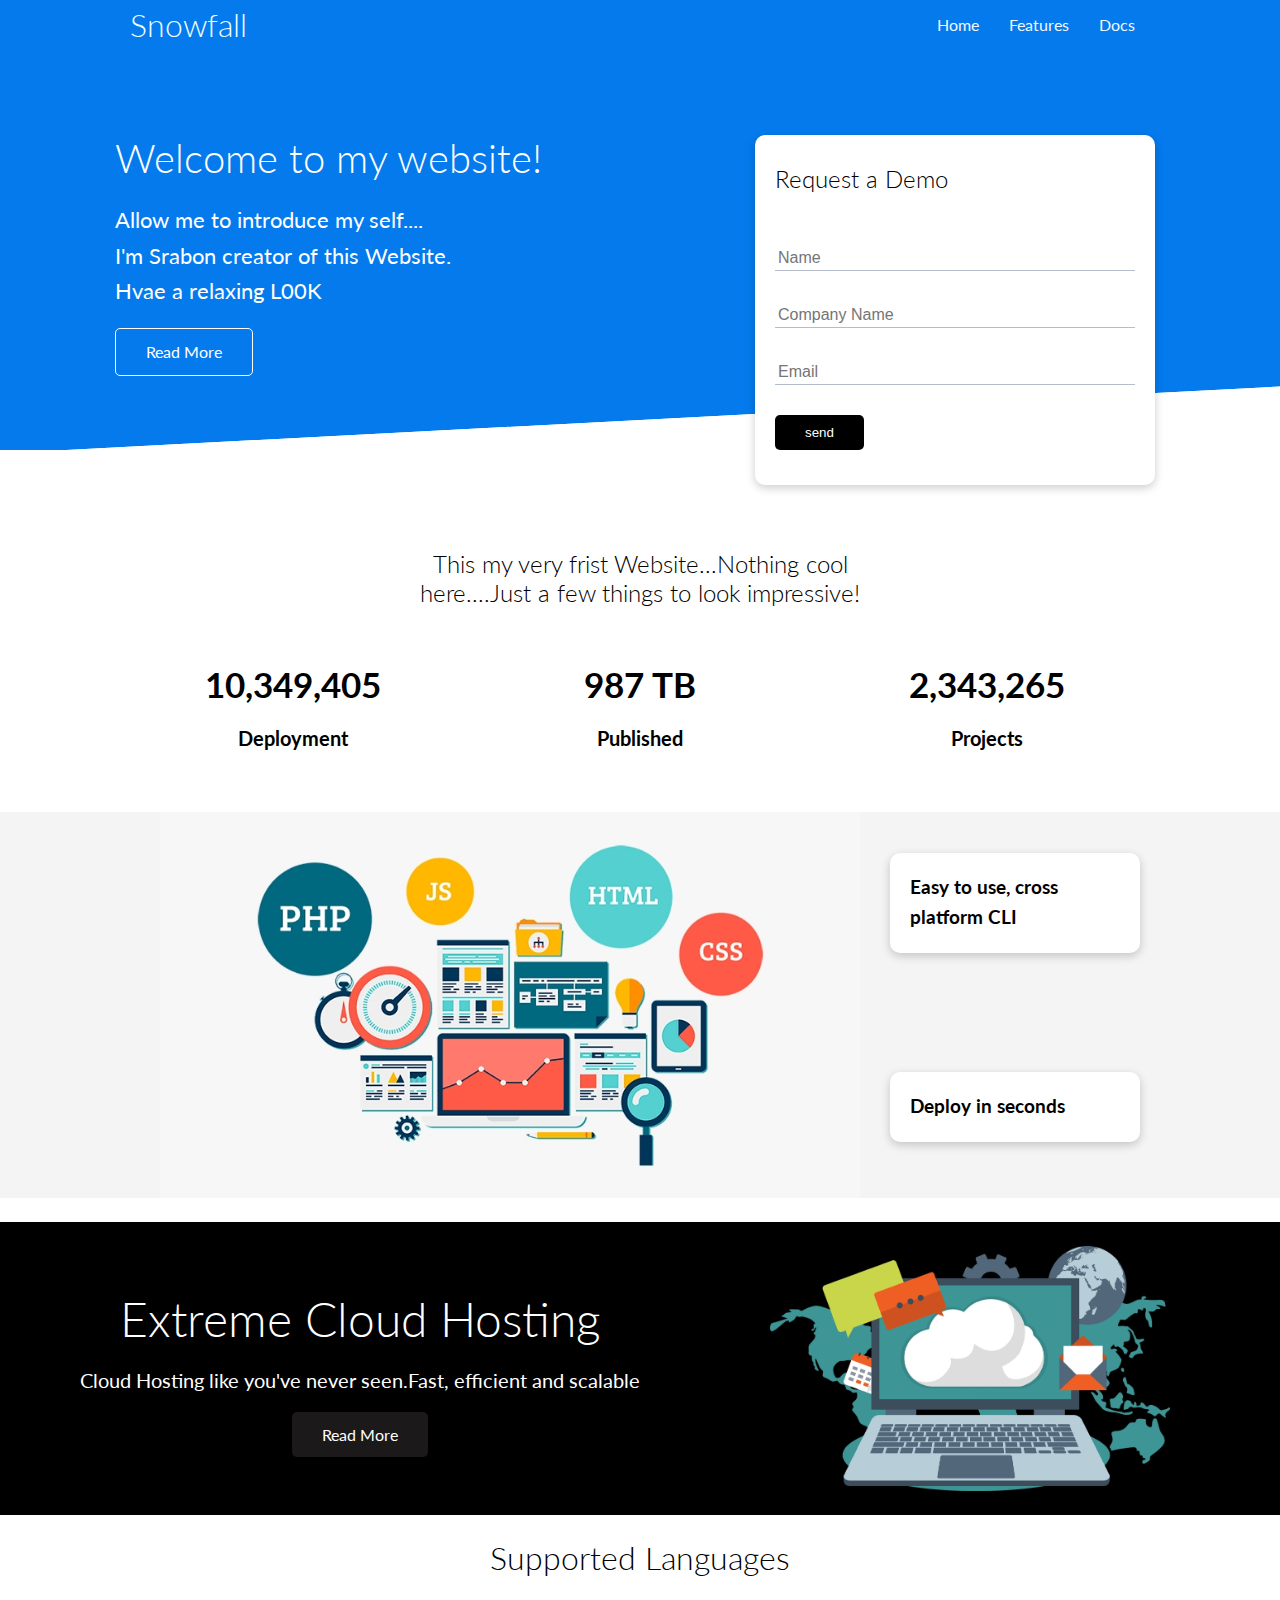
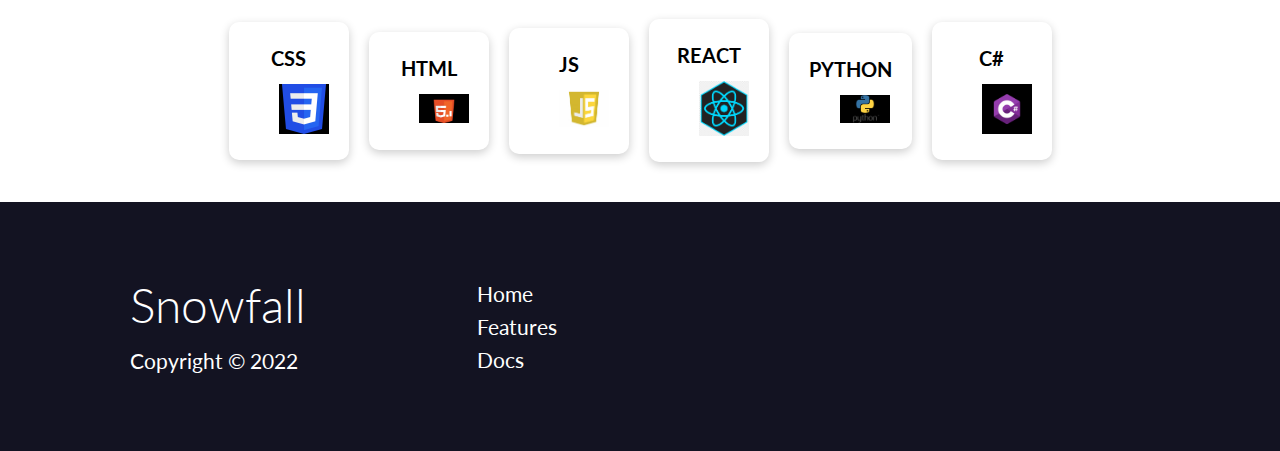
<file: index.html>
<!DOCTYPE html>
<html lang="en">
<head>
    <meta charset="UTF-8">
    <meta http-equiv="X-UA-Compatible" content="IE=edge">
    <meta name="viewport" content="width=device-width, initial-scale=1.0">
    <link rel="stylesheet" href="https://cdnjs.cloudflare.com/ajax/libs/font-awesome/6.1.1/css/all.min.css" integrity="sha512-KfkfwYDsLkIlwQp6LFnl8zNdLGxu9YAA1QvwINks4PhcElQSvqcyVLLD9aMhXd13uQjoXtEKNosOWaZqXgel0g==" crossorigin="anonymous" referrerpolicy="no-referrer" />
    <link rel="stylesheet" href="style.css/utilities.css">
    <link rel="stylesheet" href="style.css/st.css">
    <title>Snowfall | free for every one</title>
</head>
<body>
    <!-- Navbar -->
    <div class="navbar">
        <div class="container flex">
            <h1 class="logo">Snowfall</h1>
            <nav>
                <ul>
                    <li><a href="index.html">Home</a></li>
                    <li><a href="features.html">Features</a></li>
                    <li><a href="docs.html">Docs</a></li>
                </ul>
            </nav>
        </div>
    </div>

    <!-- Showcase -->
    <section class="showcase">
        <div class="container grid">
            <div class="showcase-text">
                <h1>Welcome to my website!</h1>
                <p class="prag">Allow me to introduce my self.... <br> I'm Srabon creator of this Website. <br> Hvae a relaxing L00K</p>
                <a href="features.html" class="btn btn-outline">Read More</a>
            </div>

            <div class="showcase-form card">
                <h2>Request a Demo</h2>
              <form name="contact" method="POST" netlify-honeypot="bot-field" data-netlify="true">
                <input type="hidden" name="form-name" value="contact">
                <p class="hidden">
                    <label>
                      Don’t fill this out if you’re human: <input name="bot-field" />
                    </label>
                  </p>
                <div class="form-control">
                    <input type="text" name="name" placeholder="Name" required>
                </div>
                <div class="form-control">
                    <input type="text" name="Company" placeholder="Company Name" required>
                </div>
                <div class="form-control">
                    <input type="email" name="email" placeholder="Email" required>
                </div>
                <input type="submit" value="send" class="btn btn-primary">
              </form>
            </div>

        </div>
    </section>
    <!-- stats -->
    <section class="stats">
        <div class="container">
            <h2 class="stats-heading text-center my-1">
                This my very frist Website...Nothing cool here....Just a few things to look impressive!
            </h2>

            <div class="grid grid-3 text-center my-4">
                <div>
                    <i class="fas fa-server fa-3x"></i>
                    <h3>10,349,405</h3>
                    <p class="text-secondary">Deployment</p>
                </div>
                <div><i class="fas fa-upload fa-3x"></i>
                    <h3>987 TB</h3>
                    <p class="text-secondary">Published</p>
                </div>
                <div>
                    <i class="fas fa-project-diagram fa-3x"></i>
                    <h3>2,343,265</h3>
                    <p class="text-secondary">Projects</p>
                </div>
            </div>
        </div>
    </section>

<!-- cli -->
<section class="cli">
    <div class="container grid">
        <img src="img/pjhc trnsp.jpg" class="immg">
        <div class="card">
            <h3>Easy to use, cross platform CLI</h3>
        </div>
        <div class="card">
            <h3>Deploy in seconds</h3>
        </div>
    </div>
</section>

<!-- cloud -->

<section class="cloud bg-primary my-2 py-2">
    <div class="conatiner grid">
        <div class="text-center">
            <h2 class="lg">Extreme Cloud Hosting</h2>
            <p class="lead my-1">Cloud Hosting like you've never seen.Fast, efficient and scalable</p>
            <a href="features.html" class="btn btn-dark">Read More</a>
        </div>
        <img src="img/trnsp Laptop.jpg" alt="">
    </div>
</section>

<!-- Languages -->
<section class="languages">
    <h2 class="md text-center my-2">
        Supported Languages
    </h2>
    <div class="container flex">
        <div class="card">
            <h4>CSS</h4>
            <img src="logo/css.jpg" alt="">
        </div>
        <div class="card">
            <h4>HTML</h4>
            <img src="logo/html.jpg" alt="">
        </div>
        <div class="card">
            <h4>JS</h4>
            <img src="logo/js.jpg" alt="">
        </div>
        <div class="card">
            <h4>REACT</h4>
            <img src="logo/react.jpg" alt="">
        </div>
        <div class="card">
            <h4>PYTHON</h4>
            <img src="logo/python.jpg" alt="">
        </div>
        <div class="card">
            <h4>C#</h4>
            <img src="logo/c.jpg" alt="">
        </div>
    </div>
</section>

<!-- Footer -->
<footer class="footer bg-dark py-5">
    <div class="container grid grid-3">
        <div>
            <h1 class="lg">Snowfall</h1>
            <p class="mdn">Copyright &copy; 2022</p>
        </div>
        <nav>
            <ul>
                <li class="mdn"><a href="index.html"></a>Home</li>
                <li class="mdn"><a href="features.html"></a>Features</li>
                <li class="mdn"><a href="docs.html"></a>Docs</li>
            </ul>
        </nav>
        <div class="social">
            <a href="#"><i class="fab fa-github fa-3x"></i></a>
            <a href="#"><i class="fab fa-facebook fa-3x"></i></a>
            <a href="#"><i class="fab fa-instagram fa-3x"></i></a>
            <a href="#"><i class="fab fa-twitter fa-3x"></i></a>
        </div>
    </div>
</footer>

</body>
</html>
</file>
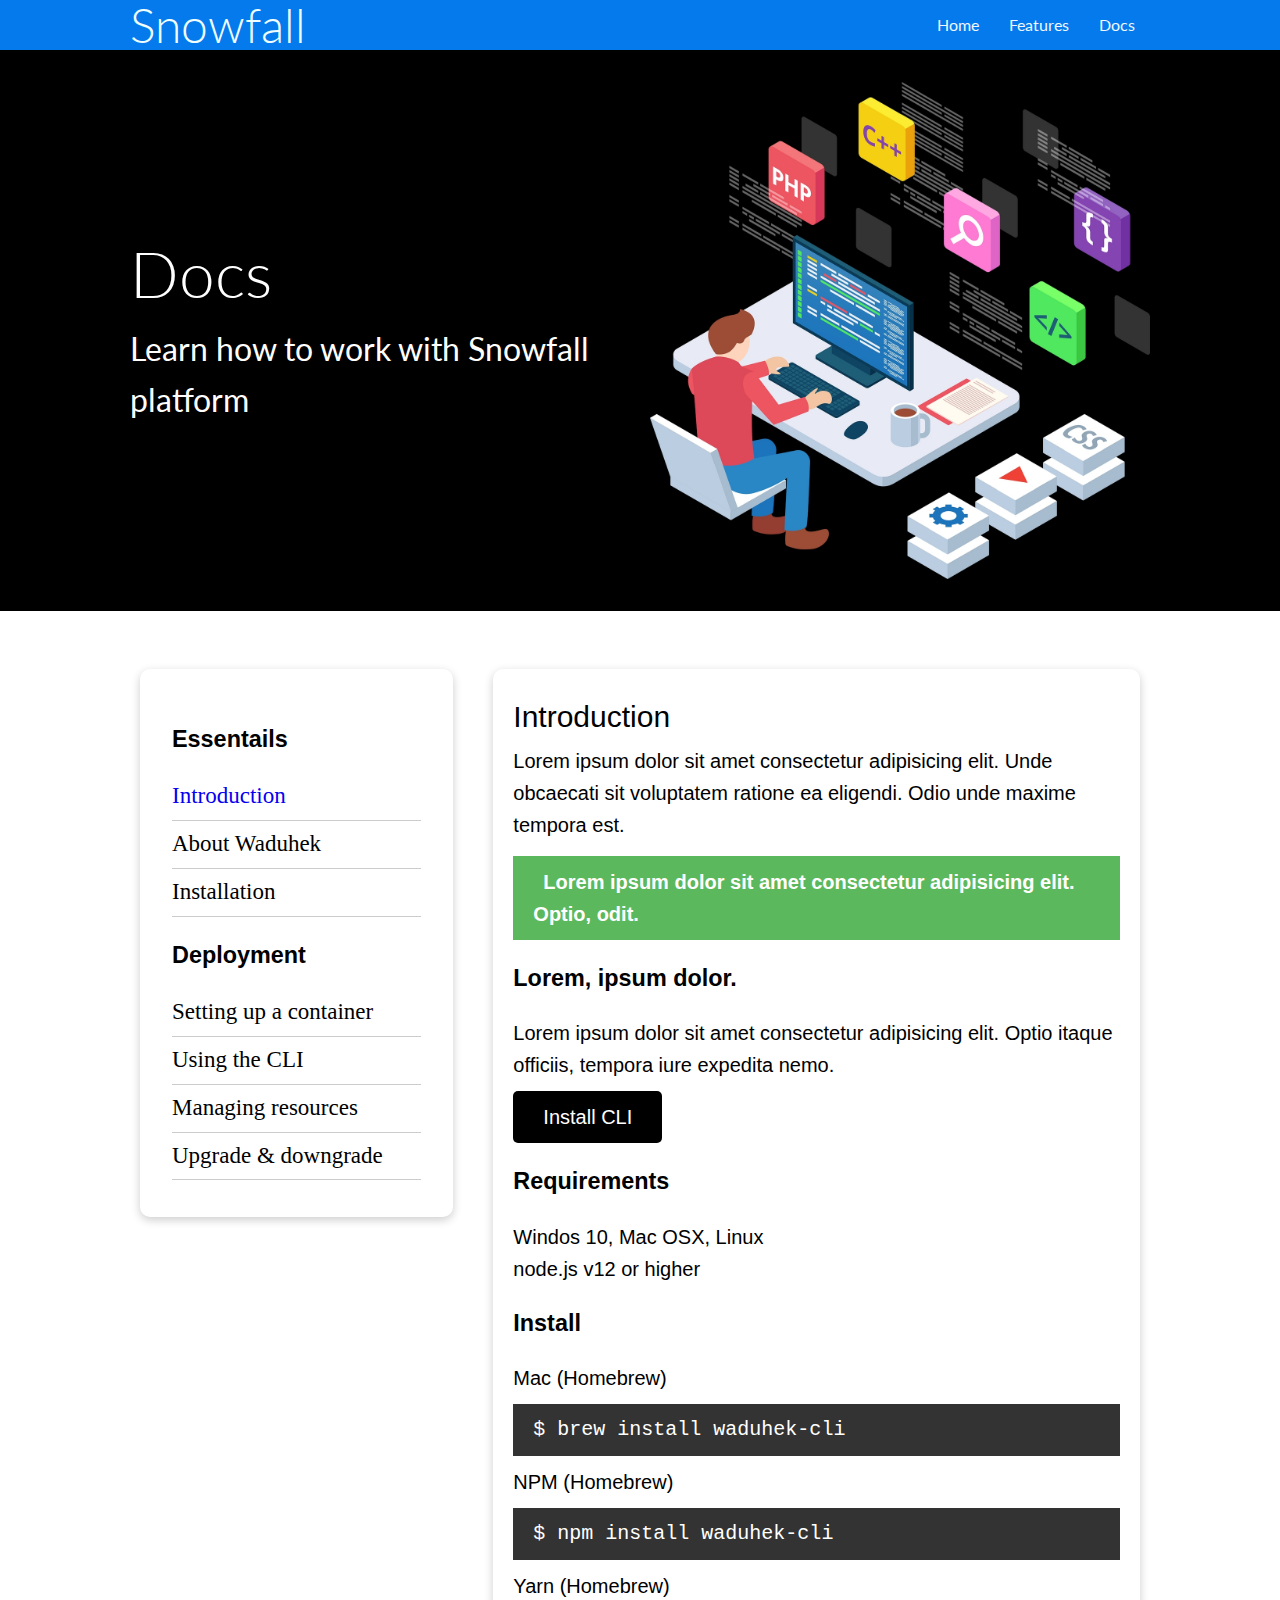
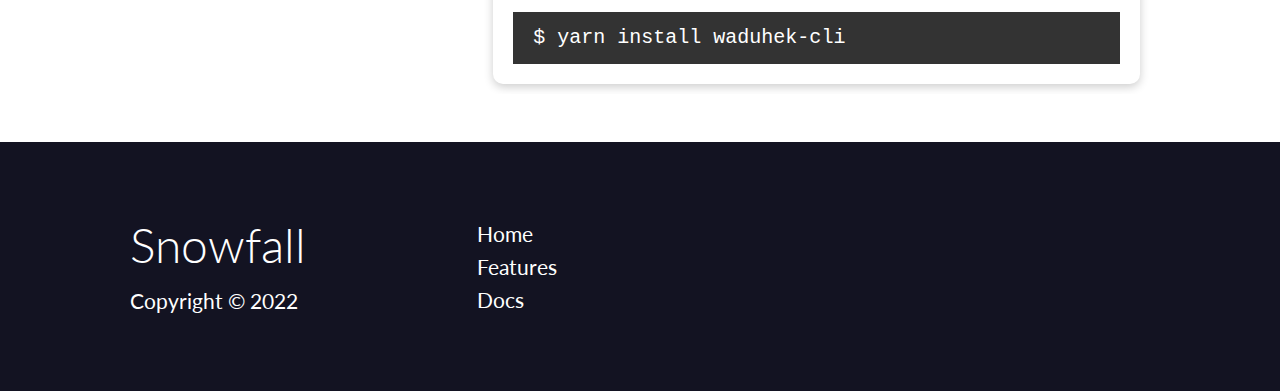
<file: docs.html>
<!DOCTYPE html>
<html lang="en">
<head>
    <meta charset="UTF-8">
    <meta http-equiv="X-UA-Compatible" content="IE=edge">
    <meta name="viewport" content="width=device-width, initial-scale=1.0">
    <link rel="stylesheet" href="https://cdnjs.cloudflare.com/ajax/libs/font-awesome/6.1.1/css/all.min.css" integrity="sha512-KfkfwYDsLkIlwQp6LFnl8zNdLGxu9YAA1QvwINks4PhcElQSvqcyVLLD9aMhXd13uQjoXtEKNosOWaZqXgel0g==" crossorigin="anonymous" referrerpolicy="no-referrer" />
    <link rel="stylesheet" href="style.css/utilities.css">
    <link rel="stylesheet" href="style.css/st.css">
    <title>Snowfall | free for every one</title>
</head>
<body>
    <!-- Navbar -->
    <div class="navbar">
        <div class="container flex">
            <h1 class="lg">Snowfall</h1>
            <nav>
                <ul>
                    <li><a href="index.html">Home</a></li>
                    <li><a href="features.html">Features</a></li>
                    <li><a href="docs.html">Docs</a></li>
                </ul>
            </nav>
        </div>
    </div>

    <!-- head -->
    <section class="docs-head bg-etc py-3">
        <div class="container grid">
            <div>
                <h1 class="xl">Docs</h1>
                <p class="md">
                    Learn how to work with Snowfall platform

                </p>
            </div>
            <img src="img/src php trnsp.jpg" class="ww">
        </div>
    </section>

<!-- Docs main -->
<section class="docs-main my-4">
    <div class="container grid">
        <div class="card bg-light p-3">
            <h3 class="my-2">Essentails</h3>
            <nav>
                <ul>
                    <li><a class="text-primary" href="#">Introduction</a></li>
                    <li><a href="#">About Waduhek</a></li>
                    <li><a href="#">Installation</a></li>
                </ul>
            </nav>

            <h3 class="my-2">Deployment</h3>
            <nav>
                <ul>
                    <li><a href="#">Setting up a container</a></li>
                    <li><a href="#">Using the CLI</a></li>
                    <li><a href="#">Managing resources</a></li>
                    <li><a href="#">Upgrade & downgrade</a></li>
                </ul>
            </nav>
        </div>
        <div class="card">
            <h2>Introduction</h2>
            <p>Lorem ipsum dolor sit amet consectetur adipisicing elit. Unde obcaecati sit voluptatem ratione ea eligendi. Odio unde maxime tempora est.</p>

            <div class="alert alert-success">
                <i class="fas fa-info"></i> Lorem ipsum dolor sit amet consectetur adipisicing elit. Optio, odit.
            </div>

            <h3>Lorem, ipsum dolor.</h3>
            <p>Lorem ipsum dolor sit amet consectetur adipisicing elit. Optio itaque officiis, tempora iure expedita nemo.</p>
            <a href="#" class="btn btn-primary">Install CLI</a>

            <h3>Requirements</h3>
            <ul>
                <li>Windos 10, Mac OSX, Linux</li>
                <li>node.js v12 or higher</li>
            </ul>

            <h3>Install</h3>
            <p>Mac (Homebrew)</p>
            <pre><code>$ brew install waduhek-cli</code></pre>
            <p>NPM (Homebrew)</p>
            <pre><code>$ npm install waduhek-cli</code></pre>
            <p>Yarn (Homebrew)</p>
            <pre><code>$ yarn install waduhek-cli</code></pre>

        </div>
    </div>
</section>

<!-- Footer -->
<footer class="footer bg-dark py-5">
    <div class="container grid grid-3">
        <div>
            <h1 class="lg">Snowfall</h1>
            <p class="mdn">Copyright &copy; 2022</p>
        </div>
        <nav>
            <ul>
                <li class="mdn"><a href="index.html"></a>Home</li>
                <li class="mdn"><a href="features.html"></a>Features</li>
                <li class="mdn"><a href="docs.html"></a>Docs</li>
            </ul>
        </nav>
        <div class="social">
            <a href="#"><i class="fab fa-github fa-3x"></i></a>
            <a href="#"><i class="fab fa-facebook fa-3x"></i></a>
            <a href="#"><i class="fab fa-instagram fa-3x"></i></a>
            <a href="#"><i class="fab fa-twitter fa-3x"></i></a>
        </div>
    </div>
</footer>

</body>
</html>
</file>
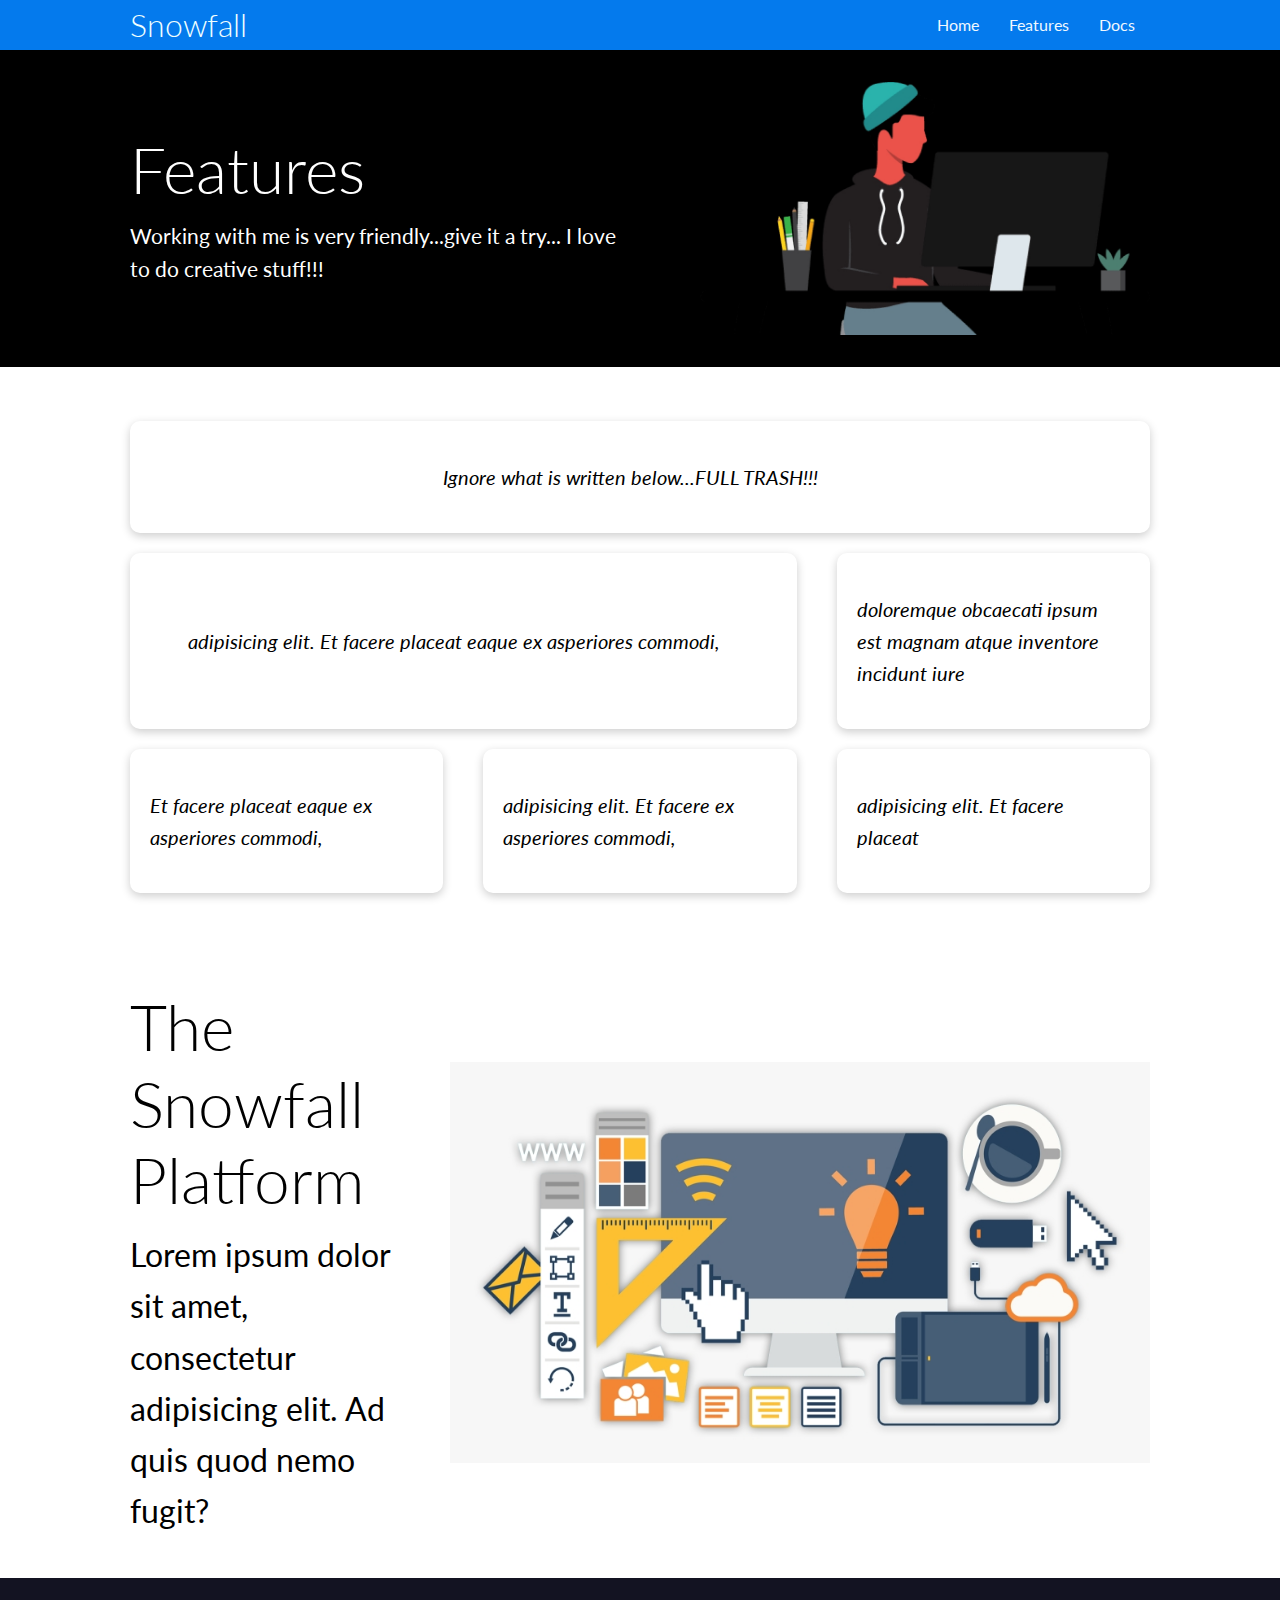
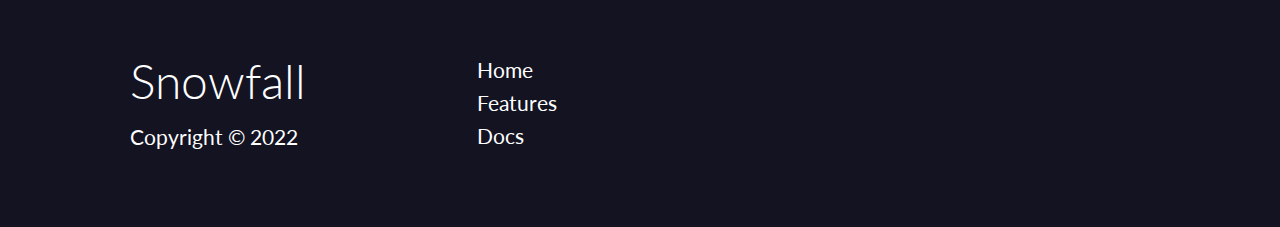
<file: features.html>
<!DOCTYPE html>
<html lang="en">
<head>
    <meta charset="UTF-8">
    <meta http-equiv="X-UA-Compatible" content="IE=edge">
    <meta name="viewport" content="width=device-width, initial-scale=1.0">
    <link rel="stylesheet" href="https://cdnjs.cloudflare.com/ajax/libs/font-awesome/6.1.1/css/all.min.css" integrity="sha512-KfkfwYDsLkIlwQp6LFnl8zNdLGxu9YAA1QvwINks4PhcElQSvqcyVLLD9aMhXd13uQjoXtEKNosOWaZqXgel0g==" crossorigin="anonymous" referrerpolicy="no-referrer" />
    <link rel="stylesheet" href="style.css/utilities.css">
    <link rel="stylesheet" href="style.css/st.css">
    <title>Snowfall | free for every one</title>
</head>
<body>
    <!-- Navbar -->
    <div class="navbar">
        <div class="container flex">
            <h1 class="logo">Snowfall</h1>
            <nav>
                <ul>
                    <li><a href="index.html">Home</a></li>
                    <li><a href="features.html">Features</a></li>
                    <li><a href="docs.html">Docs</a></li>
                </ul>
            </nav>
        </div>
    </div>

    <!-- head -->
    <section class="features-head bg-primary py-3">
        <div class="container grid">
            <div>
                <h1 class="xl">Features</h1>
                <p class="mdn">
                    Working with me is very friendly...give it a try... I love to do creative stuff!!!

                </p>
            </div>
            <img src="img/trnsp boy.jpg" alt="">
        </div>
    </section>



    <section class="features-main my-2">
        <div class="container grid grid-3"> 
          <div class="card flex">
            <i class="fas fa-server fa-3x">
                <p>Ignore what is written below...FULL TRASH!!!</p>

            </i>
          </div>
          <div class="card flex">
            <i class="fas fa-laptop-code fa-3x">
                <p>adipisicing elit. Et facere placeat eaque ex asperiores commodi,</p>

            </i>
          </div>
          <div class="card flex">
            <i class="fas fa-server fa-3x">
                <p>doloremque obcaecati ipsum est magnam atque inventore incidunt iure</p>

            </i>
          </div>
          <div class="card flex">
            <i class="fas fa-power-off fa-3x">
                <p> Et facere placeat eaque ex asperiores commodi,</p>

            </i>
          </div>
          <div class="card flex">
            <i class="fas fa-upload fa-3x">
                <p>adipisicing elit. Et facere  ex asperiores commodi,</p>

            </i>
          </div>
          <div class="card flex">
            <i class="fas fa-database fa-3x">
                <p>adipisicing elit. Et facere placeat</p>

            </i>
          </div>
        </div>  

    </section>
    
    <!-- Sub head -->
    <section class="features-sub-head bg-light py-3">
        <div class="container grid">
            <div>
                <h1 class="xl">The Snowfall Platform</h1>
                <p class="md">
                    Lorem ipsum dolor sit amet, consectetur adipisicing elit. Ad quis quod nemo fugit?

                </p>
            </div>
            <img src="img/www trnsp.jpg" class="imgg">
        </div>
    </section>

<!-- Footer -->
<footer class="footer bg-dark py-5">
    <div class="container grid grid-3">
        <div>
            <h1 class="lg">Snowfall</h1>
            <p class="mdn">Copyright &copy; 2022</p>
        </div>
        <nav>
            <ul>
                <li class="mdn"><a href="index.html"></a>Home</li>
                <li class="mdn"><a href="features.html"></a>Features</li>
                <li class="mdn"><a href="docs.html"></a>Docs</li>
            </ul>
        </nav>
        <div class="social">
            <a href="#"><i class="fab fa-github fa-3x"></i></a>
            <a href="#"><i class="fab fa-facebook fa-3x"></i></a>
            <a href="#"><i class="fab fa-instagram fa-3x"></i></a>
            <a href="#"><i class="fab fa-twitter fa-3x"></i></a>
        </div>
    </div>
</footer>

</body>
</html>
</file>
<file: style.css/utilities.css>
/* utilities */

.container{
    max-width: 1100px;
    margin: 0 auto;
    overflow: auto;
    padding: 0 40px;
}

.card {
    background-color: #fff;
    color: black;
    border-radius: 10px;
    box-shadow: 0 3px 10px rgba(0,0,0,0.2);
    padding: 20px;
    margin: 10px;
}

.btn{
    display: inline-block;
    padding: 10px 30px;
    cursor: pointer;
    background: var(--primary-color);
    color: #fff;
    border: none;
    border-radius: 5px;
}

.btn-outline {
    background-color: transparent;
    border: 1px solid #fff;
}

.btn:hover {
    transform: scale(0.98);
}

/* backgrounds & colored buttons*/
.bg-primary, 
.btn-primary {
    background-color: black;
    color: #fff;
}

.bg-secondary, 
.btn-secondary {
    background-color: black;
    color: #fff;
}

.bg-dark, 
.btn-dark {
    background-color: black;
    color: #fff;
}

.bg-light, 
.btn-light {
    background-color: rgb(255, 255, 255);
    color: rgb(0, 0, 0);
}
.bg-etc {
    background-color: black;
    color: white;
}

.bg-primary a, 
.btn-primary a,
.bg-secondary a, 
.btn-secondary a,
.bg-dark a, 
.btn-dark a {
    color: #fff;
}

.bg-dark {
    background-color: rgb(19, 19, 34);
}

/* Text color */

.text-primary {
    color: rgb(4, 0, 240);
}

.text-secondary {
    color: black;
}

.text-dark {
    color: black;
}

.text-light {
    color: rgb(255, 255, 255);
}


/* Text sizes */

.lead {
    font-size: 20px;
}

.sm {
    font-size: 1rem;
}

.md {
    font-size: 2rem;
}
.lg {
    font-size: 3rem;
}
.xl {
    font-size: 4rem;
}

.mdn {
    font-size: 130%;
}

.text-center {
    text-align: center;
}

/* Alert */
.alert {
    padding: 10px 20px;
    font-weight: bold;
    margin: 15px 0;
}

.alert i {
    margin-right: 10px;
}

.alert-success {
    background-color: var(--success-color);
    color: #fff;
}

.alert-error {
    background-color: var(--error-color);
    color: #fff;
}

.flex {
    display: flex;
    justify-content: center;
    align-items: center;
    height: 100%;
}
 
.grid {
    display: grid;
    grid-template-columns: repeat(2, 1fr);
    /* grid-template-columns: 300px 300px; */
    gap: 20px;
    justify-content: center;
    align-items: center;
    height: 100%;
}

.grid-3 {
    grid-template-columns: repeat(3, 1fr);
}

/* margin */
.my-1 {
    margin: 1rem 0;
}

.my-2 {
    margin: 1.5rem 0;
}

.my-3 {
    margin: 2rem 0;
}

.my-4 {
    margin: 3rem 0;
}
.my-5 {
    margin: 4rem 0;
}


.m-1 {
    margin: 1rem;
}

.m-2 {
    margin: 1.5rem;
}

.m-3 {
    margin: 2rem;
}

.m-4 {
    margin: 3rem;
}
.m-5 {
    margin: 4rem;
}

/* padding */
.py-1 {
    padding: 1rem 0;
}

.py-2 {
    padding: 1.5rem 0;
}

.py-3 {
    padding: 2rem 0;
}

.py-4 {
    padding: 3rem 0;
}
.py-5 {
    padding: 4rem 0;
}

.p-1 {
    padding: 1rem;
}

.p-2 {
    padding: 1.5rem;
}

.p-3 {
    padding: 2rem;
}

.p-4 {
    padding: 3rem;
}
.p-5 {
    padding: 4rem;
}
</file>
<file: style.css/st.css>
@import url('https://fonts.googleapis.com/css2?family=Lato:wght@300&family=Zen+Loop&display=swap');

:root {
    --primary-color: #047aed;
    --secondary-color: #1c3fa8;
    --dark-color: #002240;
    --light-color: #f4f4f4;
    --success-color: #5cb85c;
    --error-color: #d9534f;

}
* {
    box-sizing:  border-box;
    padding: 0;
    margin: 0;
}

body {
    font-family: 'Lato', sans-serif;
    color: black;
    line-height: 1.6;
}
ul{
    list-style-type: none;
}
a{
    text-decoration: none;
    color: black;
}
h1, h2{
    font-weight: 300;
    line-height: 1.2;
    margin: 10px 0;
}

.prag {
    font-size: 22px;
}

p{
    margin: 10px 0;
}
img{
    width: 100%;
}

.immg {
    width: 700px;
}

.features-sub-head .imgg {
    width: 700px;
}

.docs-head .ww {
    width: 500px;
}

code, pre {
    background: #333;
    color: white;
    padding: 10px;
}

.hidden {
    visibility: hidden;
    height: 0;
}

/* navbar */

.navbar{
    background-color: var(--primary-color);
    color: azure;
    height: 50px;

}
.navbar ul{
    display: flex;
}
.navbar a{
    color: aliceblue;
    padding: 10px;
    margin: 0 5px;
}
.navbar a:hover {
    border-bottom: 2px rgb(255, 0, 0) solid;
}
.navbar .flex{
    justify-content: space-between;
}

/* showcase */
.showcase{
    height: 400px;
    background-color: var(--primary-color);
    color: #fff;
    position: relative;
}

.showcase h1 {
    font-size: 40px;
}
.showcase p{
    margin: 20px 0;
}

.showcase .grid{
    overflow: visible;
    grid-template-columns: 55% 45%;
    gap: 30px;
}

.showcase-text {
    animation: slideInFromLeft 1s ease-in;
}

.showcase-form {
    position: relative;
    top: 60px;
    height: 350px;
    width: 400px;
    z-index: 100;
    justify-self: flex-end;
    animation: slideInFromRight 1s ease-in;
}

.showcase-form .form-control {
    margin: 30px 0;
}

.showcase-form input[type='text'],
.showcase-form input[type='email'] {
    border: 0;
    border-bottom: 1px solid #b4becb;
    width: 100%;
    padding: 3px;
    font-size: 16px;
}

.showcase-form input:focus {
    outline: none;
}

.showcase::before,
.showcase::after {
    content: '';
    position: absolute;
    height: 100px;
    bottom: -70px;
    right: 0;
    left: 0;
    background: #fff;
    transform: skewY(-3deg);
    -weblit-transform: skewY(-3deg);
    -moz-transform: skewY(-3deg);
    -ms-transform: skewY(-3deg);
}

/* stats */

.stats {
    padding-top: 100px;
    animation: slideInFromBottom 1s ease-in;
}

.stats-heading {
    max-width: 500px;
    margin: auto;
}

.stats .grid h3 {
    font-size: 35px;
}
.stats .grid p{
    font-size: 20px;
    font-weight: bold;
}

/* cli */

.cli .grid {
    grid-template-columns: repeat(3, 1fr);
    grid-template-rows: repeat(2, 1fr);
}

.cli .grid > *:first-child{
    grid-column: 1 / span 2;
    grid-row: 1 / span 2;
}
img {
    width: 400px;
    margin-left: 30px;
}
/* cloud */
.cloud .grid {
    grid-template-columns: 4fr 3fr;
}
.btn-dark {
    background-color: rgb(27, 25, 25);
}

/* Languages */
.languages .flex {
    flex-wrap: wrap;
}

.languages img {
    width: 50px;
}
.languages .card {
    text-align: center;
    margin: 18px 10px 40px;
    transition: transform 0.2s ease-in;
}

.languages .card h4 {
    font-size: 20px;
    margin-bottom: 10px;
}
.languages .card:hover {
    transform: translateY(-15px);
}

/* features */
/* .features-head {
    background-color: #047aed;
} */

.features-head img, 
.features-sub-head img {
    width: 450px;
    justify-self: flex-end;
}

.features-main .card > i {
    margin-right: 20px;
}

.features-main .grid {
    padding: 30px;
}

.features-main .grid > *:first-child {
    grid-column: 1/ span 3;
}

.features-main .grid > *:nth-child(2) {
    grid-column: 1/ span 2;
}

.features-main .grid p{
    font-size: 20px;
}

/* Docs */
.docs-main h3 {
    margin: 20px 0;
}

.docs-main .grid {
    grid-template-columns: 1fr 2fr;
    align-items: flex-start;
}

.docs-main nav li {
    font-family: Georgia, 'Times New Roman', Times, serif;
    font-size: 23px;
    padding-bottom: 5px;
    margin-bottom: 5px;
    border-bottom: 1px solid #ccc;
}

.docs-main a:hover {
    font-weight: bold;
}

.docs-head img {
    width: 300px;
    justify-self: flex-end;
}

.docs-main{
    font-size: 20px;
    font-family: Verdana, Geneva, Tahoma, sans-serif;
}

/* Footer */
.footer .social a {
    margin: 0 7px;
}

/* Animation */
@keyframes slideInFromLeft {
    0% {
        transform: translateX(-100%);
    }

    100% {
        transform: translateX(0);
    }
}
@keyframes slideInFromRight {
    0% {
        transform: translateX(100%);
    }

    100% {
        transform: translateX(0);
    }
}
@keyframes slideInFromTop {
    0% {
        transform: translateY(-100%);
    }

    100% {
        transform: translateX(0);
    }
}
@keyframes slideInFromBottom {
    0% {
        transform: translateY(100%);
    }

    100% {
        transform: translateX(0);
    }
}
/* Tablet and under */

@media(max-width: 768px) {
    .grid,
    .showcase .grid,
    .stats .grid,
    .cli .grid,
    .cloud .grid,
    .features-main .grid,
    .docs-main .grid {
        grid-template-columns: 1fr;
        grid-template-rows: 1fr;
    }

    .showcase {
        height: auto;
    }

    .showcase-text {
        text-align: center;
        margin: 40px;
        animation: slideInFromTop 1s ease-in;
    }

    .showcase-form {
        justify-self: center;
        margin: auto;
        animation: slideInFromBottom 1s ease-in;
    }

    .cli .grid > *:first-child{
        grid-column: 1;
        grid-row: 1;
    }

    .features-head,
    .features-sub-head,
    .docs-main {
        text-align: center;
    }

    .features-head img,
    .features-sub-head img,
    .docs-main img{
        justify-self: center;
    }

    .features-main .grid > *:first-child,
    .features-main .grid > *:nth-child(2) {
        grid-column: 1;
    }
}

/* Moblie */
@media(max-width: 500px) {
    .navbar {
        height: 110px
    }

    .navbar .flex {
        flex-direction: column;
    }

    .navbar ul {
        padding: 10px;
        background-color: rgba(0, 0, 0, 0, 1);
    }
}

.cli {
    background-color: #f4f4f4;
}
</file>
